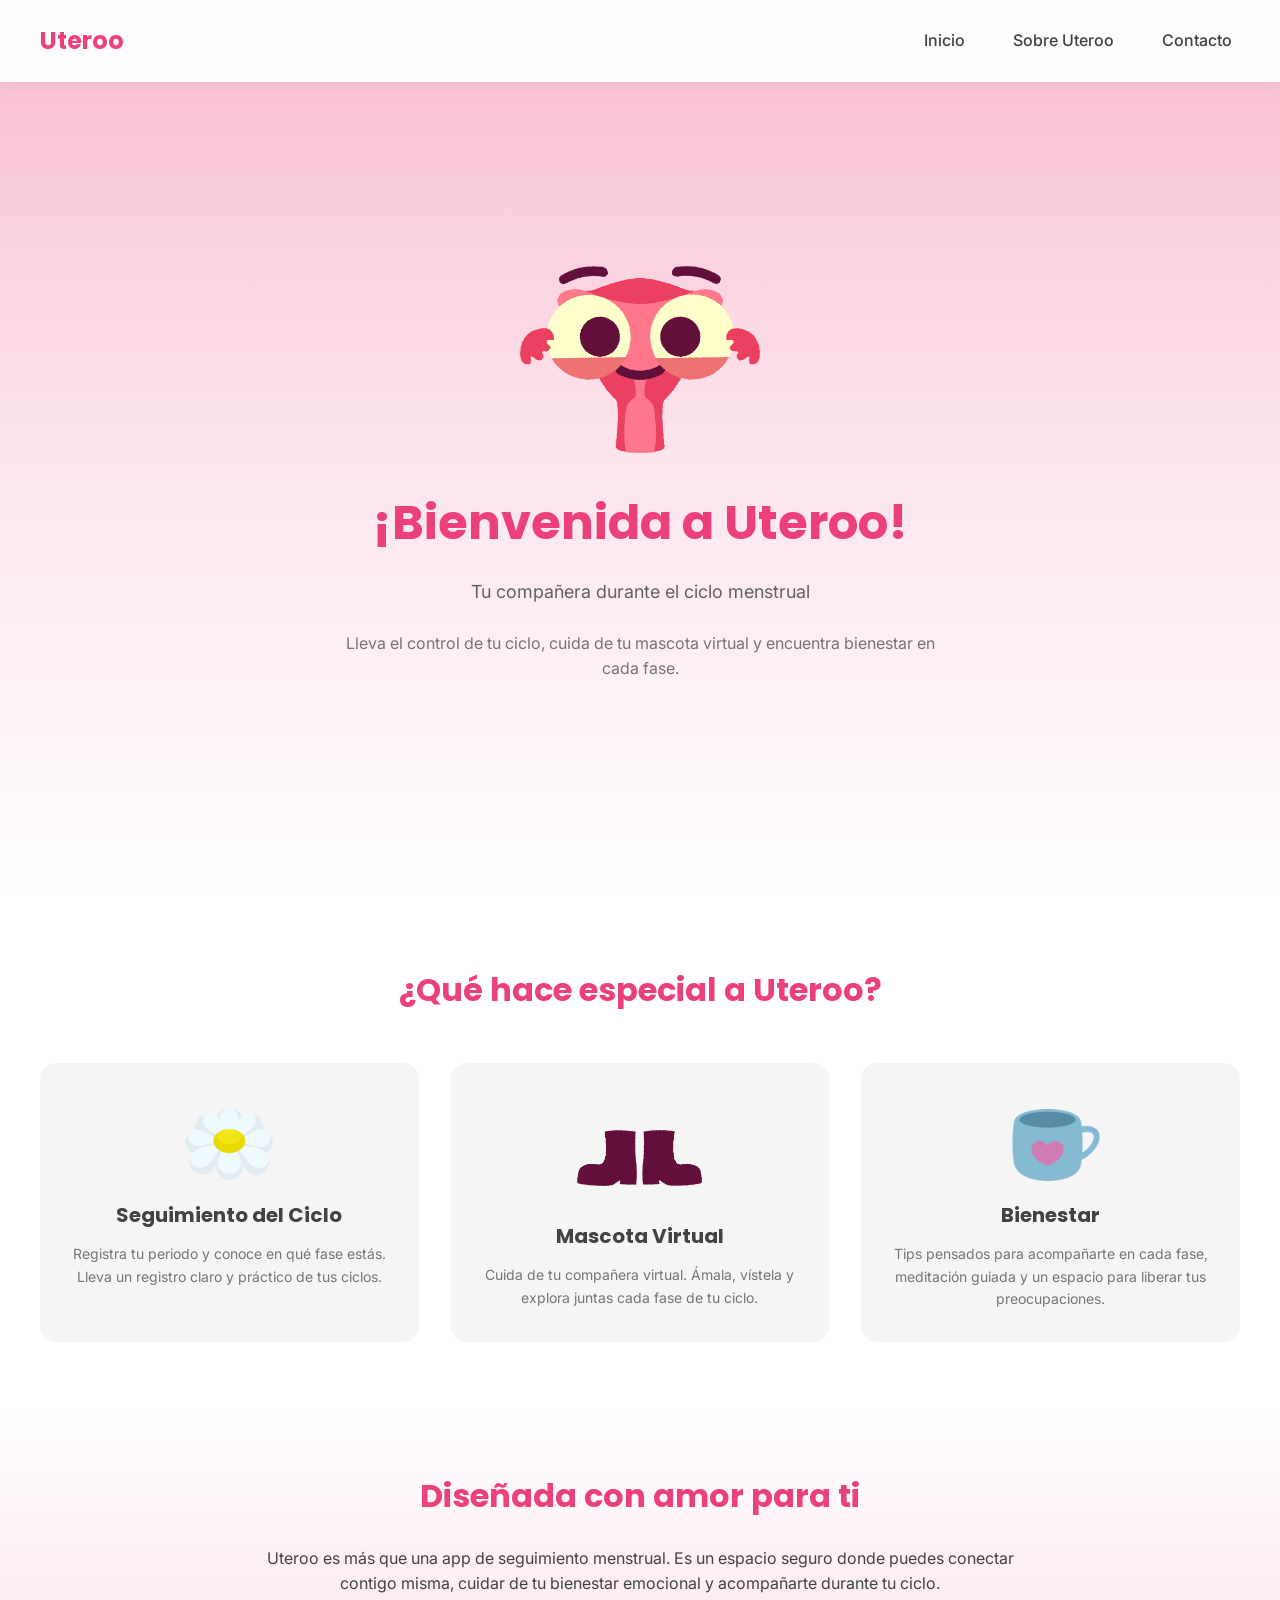
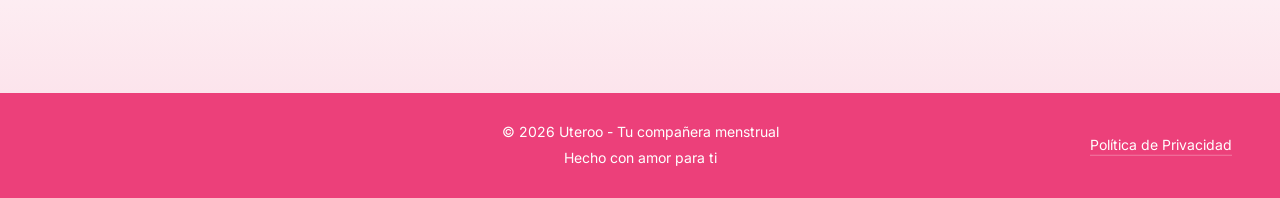
<file: index.html>
<!DOCTYPE html>
<html lang="es">
<head>
    <meta charset="UTF-8">
    <meta name="viewport" content="width=device-width, initial-scale=1.0">
    <meta name="color-scheme" content="light only">
    <title>Uteroo - Tu compañera menstrual</title>
    <link rel="icon" type="image/png" href="favicon.png">
    
    <!-- Fuentes -->
    <link rel="preconnect" href="https://fonts.googleapis.com">
    <link rel="preconnect" href="https://fonts.gstatic.com" crossorigin>
    <link href="https://fonts.googleapis.com/css2?family=Poppins:wght@400;600;700&family=Inter:wght@400;500&display=swap" rel="stylesheet">
    
    <!-- Estilos -->
    <link rel="stylesheet" href="assets/css/styles.css">
    <link rel="stylesheet" href="assets/css/nav.css">
    <link rel="stylesheet" href="assets/css/hero.css">
    <link rel="stylesheet" href="assets/css/about.css">
    <link rel="stylesheet" href="assets/css/footer.css">
</head>
<body>
    <!-- NAVEGACIÓN -->
    <nav>
        <div class="nav-container">
            <a href="#inicio" class="nav-logo">Uteroo</a>
            
            <div class="nav-toggle" onclick="toggleMenu()">
                <span></span>
                <span></span>
                <span></span>
            </div>

            <ul class="nav-menu" id="navMenu">
                <li><a href="#inicio">Inicio</a></li>
                <li><a href="#caracteristicas">Sobre Uteroo</a></li>
                <li><a href="contacto.html">Contacto</a></li>
            </ul>
        </div>
    </nav>

    <!-- HERO SECTION -->
    <section class="hero" id="inicio">
        <div class="hero-icon">
            <img src="assets/images/mascota.png" alt="Uteroo Mascota">
        </div>
        <h1>¡Bienvenida a Uteroo!</h1>
        <p class="hero-subtitle">Tu compañera durante el ciclo menstrual</p>
        <p class="hero-description">
            Lleva el control de tu ciclo, cuida de tu mascota virtual 
            y encuentra bienestar en cada fase.
        </p>
    </section>

    <!-- CARACTERÍSTICAS -->
    <section class="features" id="caracteristicas">
        <div class="container">
            <h2 class="features-title">¿Qué hace especial a Uteroo?</h2>
            
            <div class="cards">
                <div class="card">
                    <div class="card-icon card-icon-image card-icon-flor">
                        <img src="assets/images/Flor.png" alt="Seguimiento del Ciclo">
                    </div>
                    <h3>Seguimiento del Ciclo</h3>
                    <p>Registra tu periodo y conoce en qué fase estás. Lleva un registro claro y práctico de tus ciclos.</p>
                </div>

                <div class="card">
                    <div class="card-icon card-icon-image card-icon-botas">
                        <img src="assets/images/Botas.png" alt="Mascota Virtual">
                    </div>
                    <h3>Mascota Virtual</h3>
                    <p>Cuida de tu compañera virtual. Ámala, vístela y explora juntas cada fase de tu ciclo.</p>
                </div>

                <div class="card">
                    <div class="card-icon card-icon-image card-icon-tesito">
                        <img src="assets/images/Tesito.png" alt="Bienestar">
                    </div>
                    <h3>Bienestar</h3>
                    <p>Tips pensados para acompañarte en cada fase, meditación guiada y un espacio para liberar tus preocupaciones.</p>
                </div>
            </div>
        </div>
    </section>

    <!-- SOBRE LA APP -->
    <section class="about" id="sobre-uteroo">
        <div class="container">
            <h2 class="about-title">Diseñada con amor para ti</h2>
            
            <div class="about-content">
                <p class="about-description">
                    Uteroo es más que una app de seguimiento menstrual. 
                    Es un espacio seguro donde puedes conectar contigo misma, cuidar 
                    de tu bienestar emocional y acompañarte durante tu ciclo.
                </p>
            </div>
        </div>
    </section>

    <!-- FOOTER -->
    <div id="footer-placeholder"></div>

    <!-- Scripts -->
    <script src="assets/js/nav.js"></script>
    <script src="assets/js/footer.js"></script>
</body>
</html>
</file>
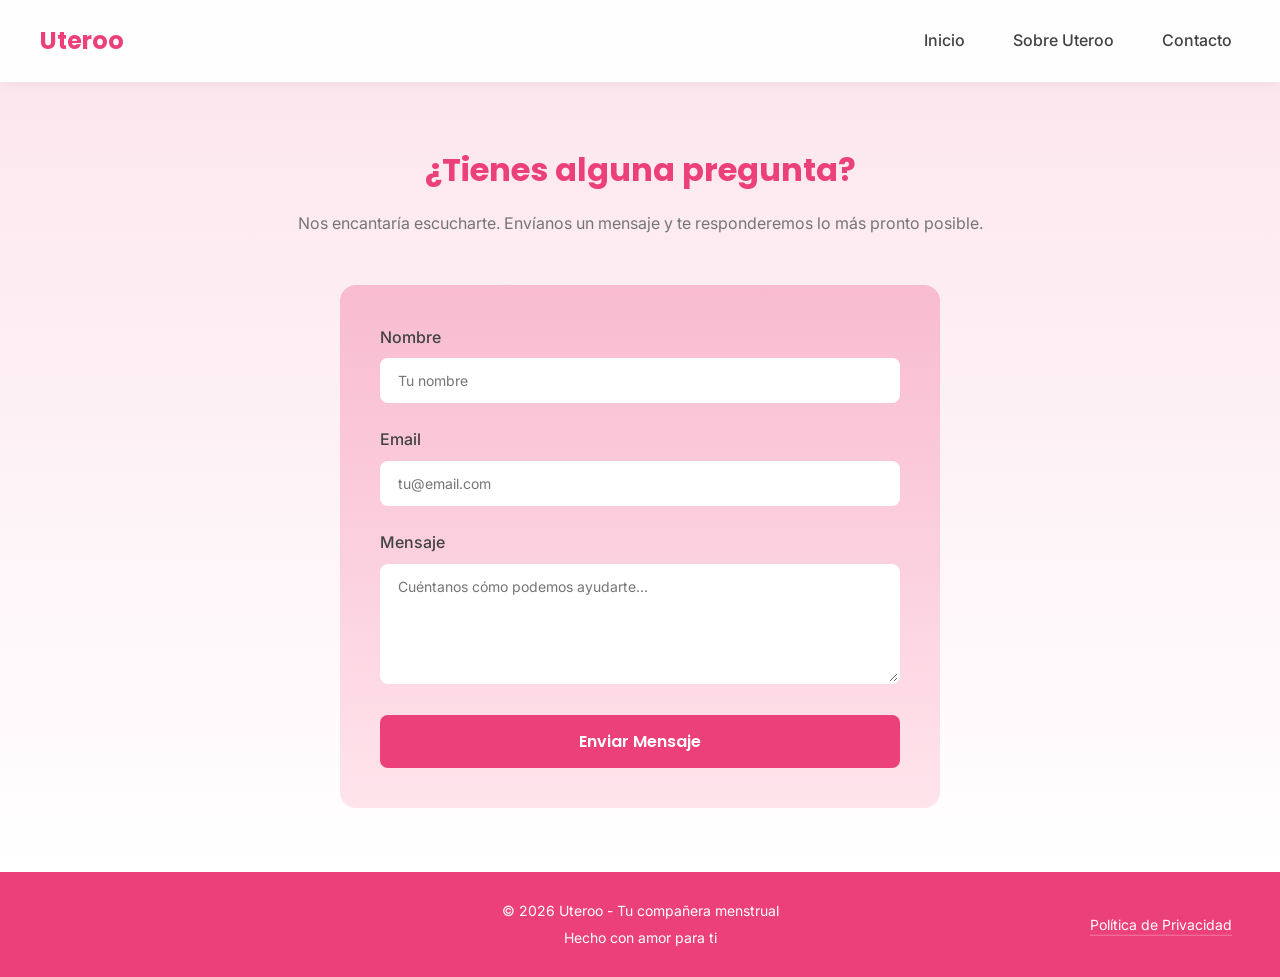
<file: contacto.html>
<!DOCTYPE html>
<html lang="es">
<head>
    <meta charset="UTF-8">
    <meta name="viewport" content="width=device-width, initial-scale=1.0">
    <meta name="color-scheme" content="light only">
    <title>Contacto - Uteroo</title>
    <link rel="icon" type="image/png" href="favicon.png">
    
    <!-- Fuentes -->
    <link rel="preconnect" href="https://fonts.googleapis.com">
    <link rel="preconnect" href="https://fonts.gstatic.com" crossorigin>
    <link href="https://fonts.googleapis.com/css2?family=Poppins:wght@400;600;700&family=Inter:wght@400;500&display=swap" rel="stylesheet">
    
    <!-- Estilos -->
    <link rel="stylesheet" href="assets/css/styles.css">
    <link rel="stylesheet" href="assets/css/nav.css">
    <link rel="stylesheet" href="assets/css/contact.css">
    <link rel="stylesheet" href="assets/css/footer.css">
</head>
<body>
    <!-- NAVEGACIÓN -->
    <nav>
        <div class="nav-container">
            <a href="index.html" class="nav-logo">Uteroo</a>
            
            <div class="nav-toggle" onclick="toggleMenu()">
                <span></span>
                <span></span>
                <span></span>
            </div>

            <ul class="nav-menu" id="navMenu">
                <li><a href="index.html#inicio">Inicio</a></li>
                <li><a href="index.html#caracteristicas">Sobre Uteroo</a></li>
                <li><a href="contacto.html">Contacto</a></li>
            </ul>
        </div>
    </nav>

    <!-- CONTACTO -->
    <section class="contact" id="contacto">
        <div class="container">
            <h2 class="contact-title">¿Tienes alguna pregunta?</h2>
            <p class="contact-subtitle">Nos encantaría escucharte. Envíanos un mensaje y te responderemos lo más pronto posible.</p>
            
            <form class="contact-form" onsubmit="handleSubmit(event)">
                <div class="form-group">
                    <label for="name">Nombre</label>
                    <input type="text" id="name" name="name" required placeholder="Tu nombre">
                </div>

                <div class="form-group">
                    <label for="email">Email</label>
                    <input type="email" id="email" name="email" required placeholder="tu@email.com">
                </div>

                <div class="form-group">
                    <label for="message">Mensaje</label>
                    <textarea id="message" name="message" required placeholder="Cuéntanos cómo podemos ayudarte..."></textarea>
                </div>

                <button type="submit" class="submit-btn">Enviar Mensaje</button>
            </form>
        </div>
    </section>

    <!-- FOOTER -->
    <div id="footer-placeholder"></div>

    <!-- Scripts -->
    <script src="assets/js/nav.js"></script>
    <script src="assets/js/contact.js"></script>
    <script src="assets/js/footer.js"></script>
</body>
</html>
</file>
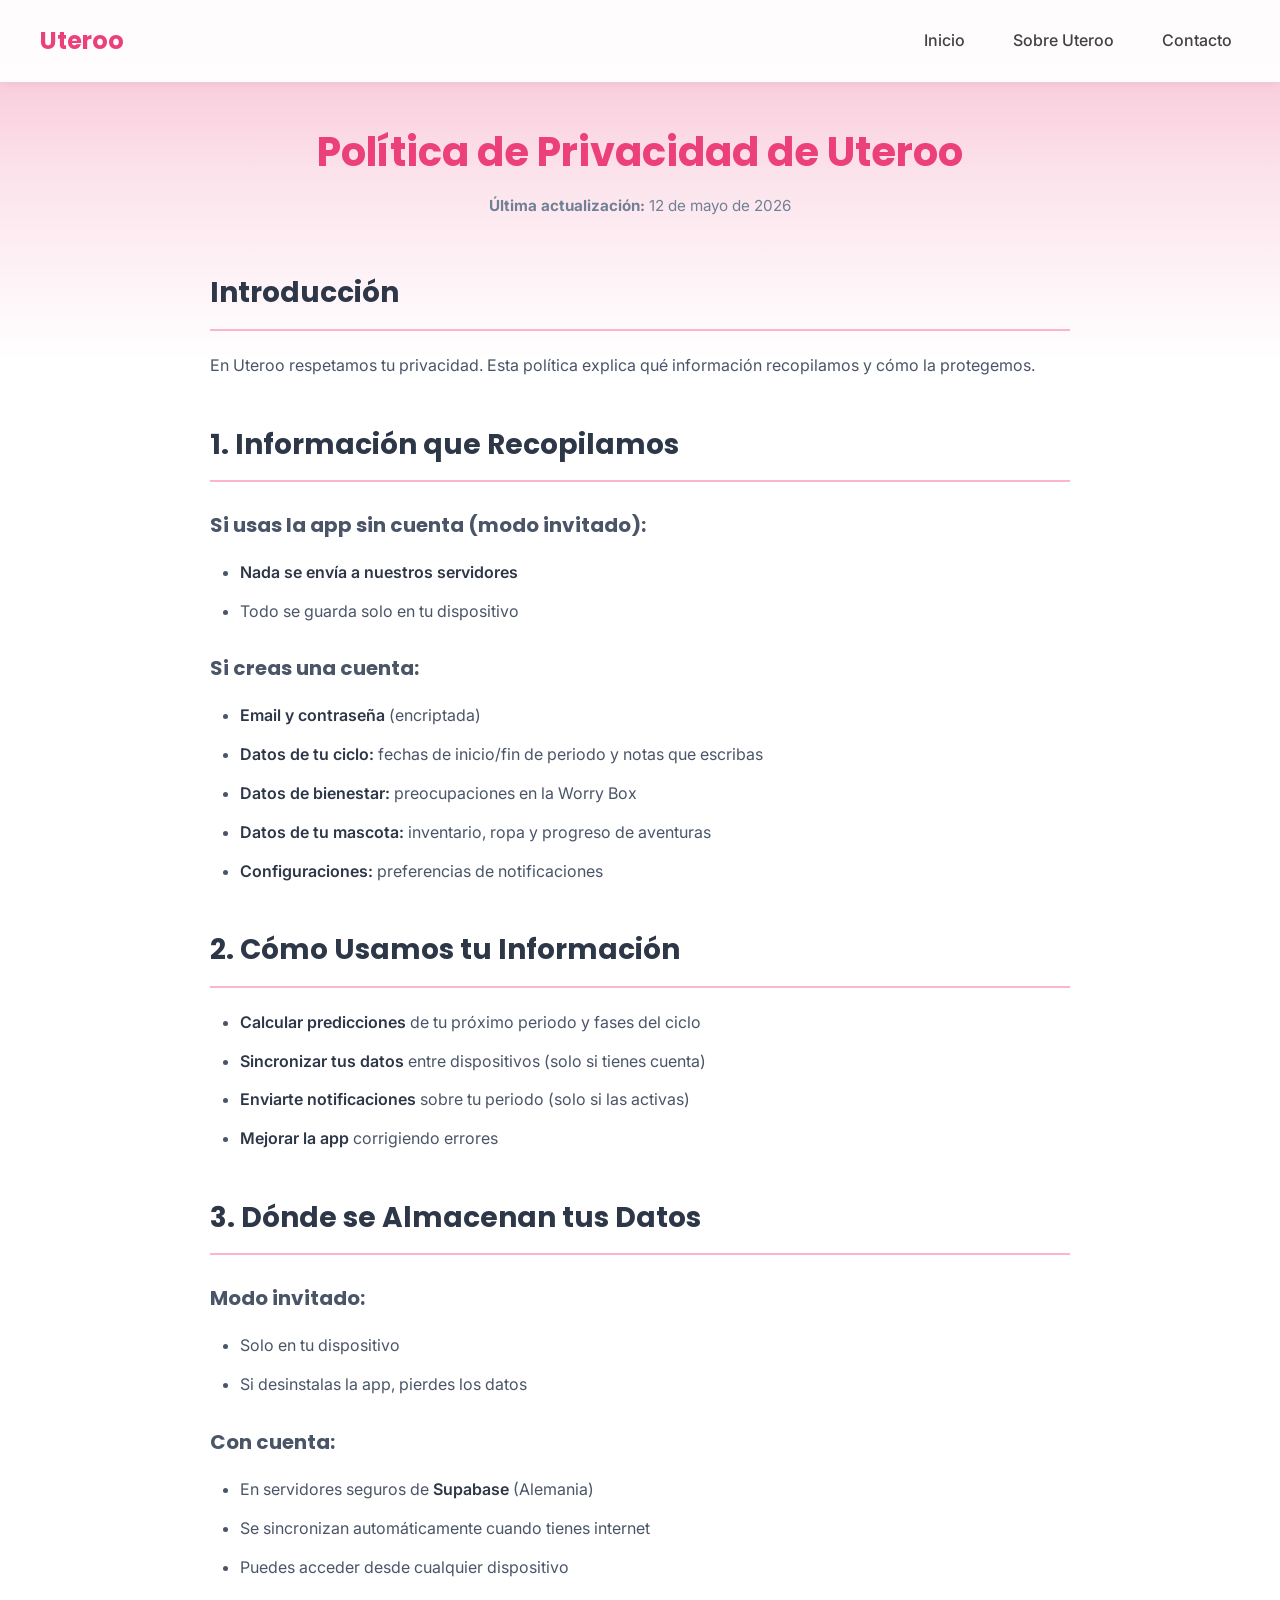
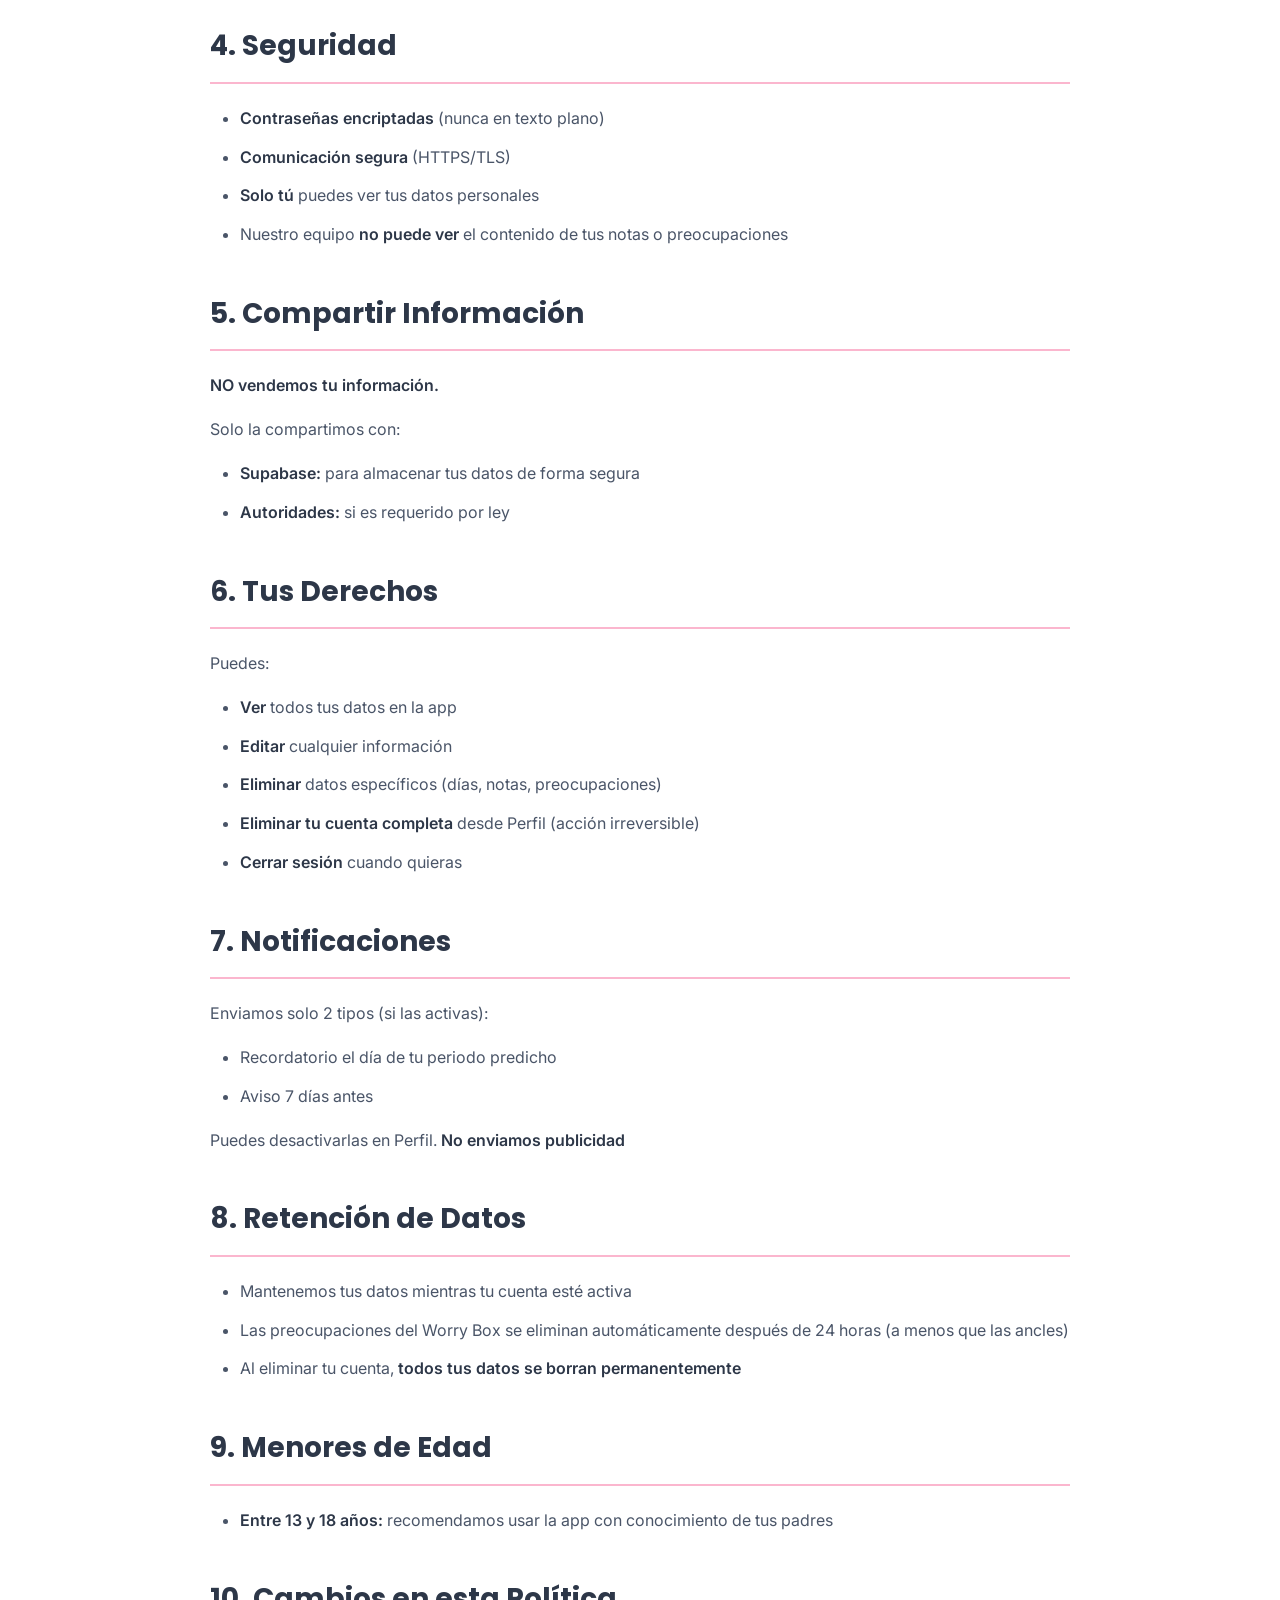
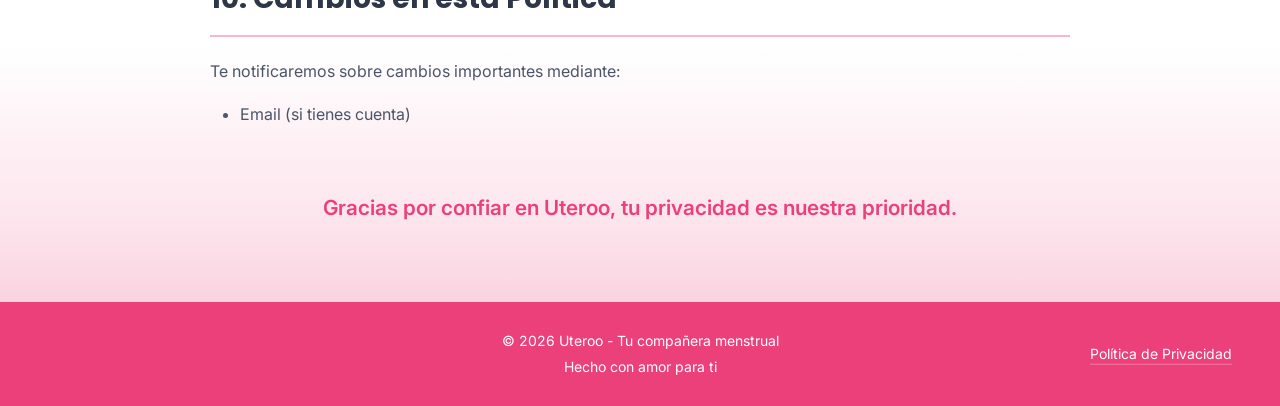
<file: politica-privacidad.html>
<!DOCTYPE html>
<html lang="es">
<head>
    <meta charset="UTF-8">
    <meta name="viewport" content="width=device-width, initial-scale=1.0">
    <meta name="color-scheme" content="light only">
    <title>Política de Privacidad - Uteroo</title>
    <link rel="icon" type="image/png" href="favicon.png">
    
    <!-- Fuentes -->
    <link rel="preconnect" href="https://fonts.googleapis.com">
    <link rel="preconnect" href="https://fonts.gstatic.com" crossorigin>
    <link href="https://fonts.googleapis.com/css2?family=Poppins:wght@400;600;700&family=Inter:wght@400;500&display=swap" rel="stylesheet">
    
    <!-- Estilos -->
    <link rel="stylesheet" href="assets/css/styles.css">
    <link rel="stylesheet" href="assets/css/nav.css">
    <link rel="stylesheet" href="assets/css/footer.css">
    <link rel="stylesheet" href="assets/css/privacy.css">
</head>
<body>
    <!-- NAVEGACIÓN -->
    <nav>
        <div class="nav-container">
            <a href="index.html" class="nav-logo">Uteroo</a>
            
            <div class="nav-toggle" onclick="toggleMenu()">
                <span></span>
                <span></span>
                <span></span>
            </div>

            <ul class="nav-menu" id="navMenu">
                <li><a href="index.html#inicio">Inicio</a></li>
                <li><a href="index.html#caracteristicas">Sobre Uteroo</a></li>
                <li><a href="contacto.html">Contacto</a></li>
            </ul>
        </div>
    </nav>

    <!-- CONTENIDO DE POLÍTICA DE PRIVACIDAD -->
    <div class="privacy-container">
        <div class="privacy-header">
            <h1>Política de Privacidad de Uteroo</h1>
            <p class="last-update"><strong>Última actualización:</strong> 12 de mayo de 2026</p>
        </div>

        <div class="privacy-content">
            <h2>Introducción</h2>
            <p>En Uteroo respetamos tu privacidad. Esta política explica qué información recopilamos y cómo la protegemos.</p>

            <h2>1. Información que Recopilamos</h2>
            
            <h3>Si usas la app sin cuenta (modo invitado):</h3>
            <ul>
                <li><strong>Nada se envía a nuestros servidores</strong></li>
                <li>Todo se guarda solo en tu dispositivo</li>
            </ul>

            <h3>Si creas una cuenta:</h3>
            <ul>
                <li><strong>Email y contraseña</strong> (encriptada)</li>
                <li><strong>Datos de tu ciclo:</strong> fechas de inicio/fin de periodo y notas que escribas</li>
                <li><strong>Datos de bienestar:</strong> preocupaciones en la Worry Box</li>
                <li><strong>Datos de tu mascota:</strong> inventario, ropa y progreso de aventuras</li>
                <li><strong>Configuraciones:</strong> preferencias de notificaciones</li>
            </ul>

            <h2>2. Cómo Usamos tu Información</h2>
            <ul>
                <li><strong>Calcular predicciones</strong> de tu próximo periodo y fases del ciclo</li>
                <li><strong>Sincronizar tus datos</strong> entre dispositivos (solo si tienes cuenta)</li>
                <li><strong>Enviarte notificaciones</strong> sobre tu periodo (solo si las activas)</li>
                <li><strong>Mejorar la app</strong> corrigiendo errores</li>
            </ul>

            <h2>3. Dónde se Almacenan tus Datos</h2>
            
            <h3>Modo invitado:</h3>
            <ul>
                <li>Solo en tu dispositivo</li>
                <li>Si desinstalas la app, pierdes los datos</li>
            </ul>

            <h3>Con cuenta:</h3>
            <ul>
                <li>En servidores seguros de <strong>Supabase</strong> (Alemania)</li>
                <li>Se sincronizan automáticamente cuando tienes internet</li>
                <li>Puedes acceder desde cualquier dispositivo</li>
            </ul>

            <h2>4. Seguridad</h2>
            <ul>
                <li><strong>Contraseñas encriptadas</strong> (nunca en texto plano)</li>
                <li><strong>Comunicación segura</strong> (HTTPS/TLS)</li>
                <li><strong>Solo tú</strong> puedes ver tus datos personales</li>
                <li>Nuestro equipo <strong>no puede ver</strong> el contenido de tus notas o preocupaciones</li>
            </ul>

            <h2>5. Compartir Información</h2>
            <p><strong>NO vendemos tu información.</strong></p>
            <p>Solo la compartimos con:</p>
            <ul>
                <li><strong>Supabase:</strong> para almacenar tus datos de forma segura</li>
                <li><strong>Autoridades:</strong> si es requerido por ley</li>
            </ul>

            <h2>6. Tus Derechos</h2>
            <p>Puedes:</p>
            <ul>
                <li><strong>Ver</strong> todos tus datos en la app</li>
                <li><strong>Editar</strong> cualquier información</li>
                <li><strong>Eliminar</strong> datos específicos (días, notas, preocupaciones)</li>
                <li><strong>Eliminar tu cuenta completa</strong> desde Perfil (acción irreversible)</li>
                <li><strong>Cerrar sesión</strong> cuando quieras</li>
            </ul>

            <h2>7. Notificaciones</h2>
            <p>Enviamos solo 2 tipos (si las activas):</p>
            <ul>
                <li>Recordatorio el día de tu periodo predicho</li>
                <li>Aviso 7 días antes</li>
            </ul>
            <p>Puedes desactivarlas en Perfil. <strong>No enviamos publicidad</strong></p>

            <h2>8. Retención de Datos</h2>
            <ul>
                <li>Mantenemos tus datos mientras tu cuenta esté activa</li>
                <li>Las preocupaciones del Worry Box se eliminan automáticamente después de 24 horas (a menos que las ancles)</li>
                <li>Al eliminar tu cuenta, <strong>todos tus datos se borran permanentemente</strong></li>
            </ul>

            <h2>9. Menores de Edad</h2>
            <ul>
                <li><strong>Entre 13 y 18 años:</strong> recomendamos usar la app con conocimiento de tus padres</li>
            </ul>

            <h2>10. Cambios en esta Política</h2>
            <p>Te notificaremos sobre cambios importantes mediante:</p>
            <ul>
                <li>Email (si tienes cuenta)</li>
            </ul>

            <p class="closing-message"><strong>Gracias por confiar en Uteroo, tu privacidad es nuestra prioridad.</strong></p>
        </div>
    </div>

    <!-- FOOTER -->
    <div id="footer-placeholder"></div>

    <!-- Scripts -->
    <script src="assets/js/nav.js"></script>
    <script src="assets/js/footer.js"></script>
</body>
</html>
</file>
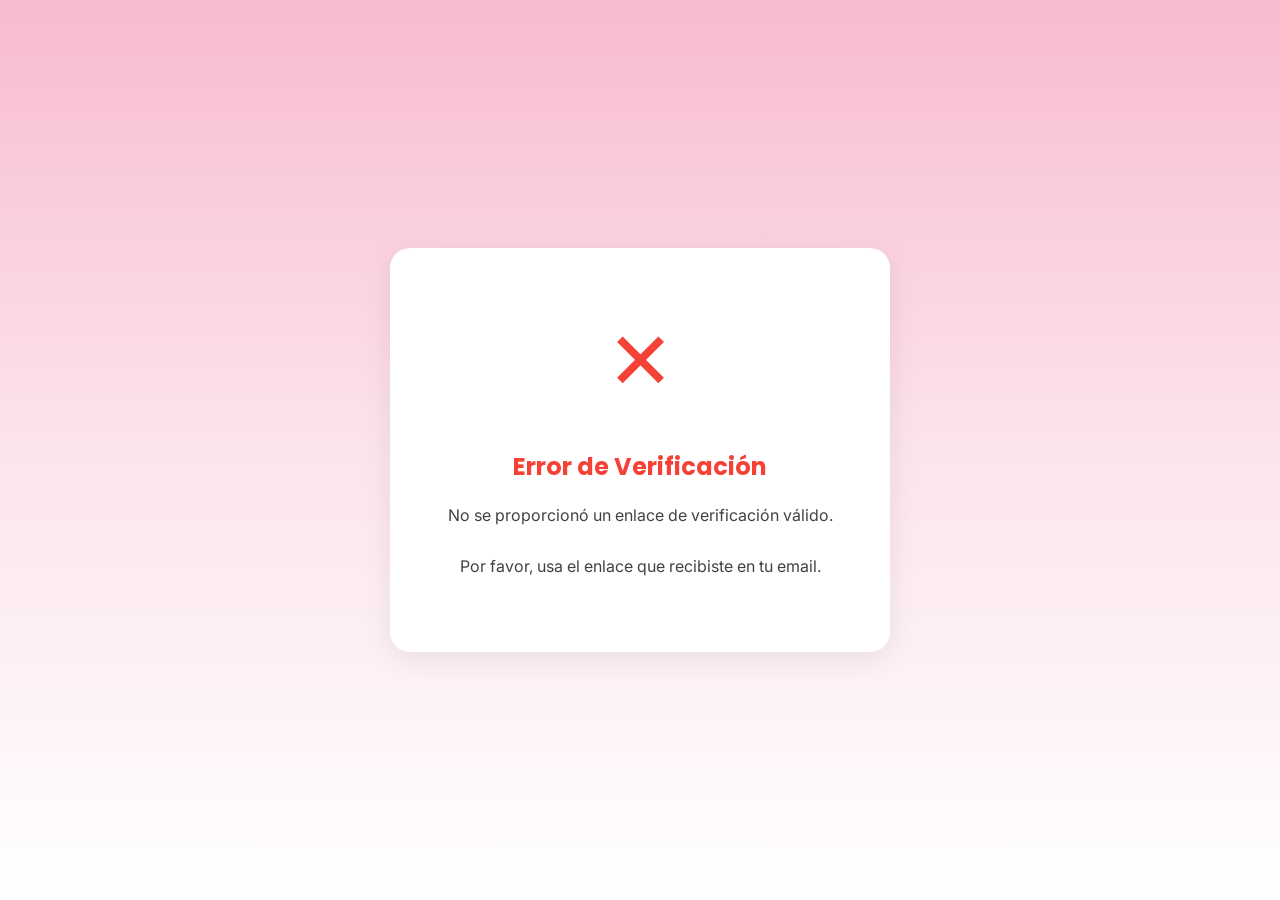
<file: verify-email.html>
<!DOCTYPE html>
<html lang="es">
<head>
    <meta charset="UTF-8">
    <meta name="viewport" content="width=device-width, initial-scale=1.0">
    <meta name="color-scheme" content="light only">
    <title>Verificación de Email - Uteroo</title>
    <link rel="icon" type="image/png" href="favicon.png">
    <link rel="preconnect" href="https://fonts.googleapis.com">
    <link rel="preconnect" href="https://fonts.gstatic.com" crossorigin>
    <link href="https://fonts.googleapis.com/css2?family=Poppins:wght@400;600;700&family=Inter:wght@400;500&display=swap" rel="stylesheet">
    <style>
        :root {
            --primary: #EC407A;
            --primary-light: #F8BBD0;
            --primary-dark: #D81B60;
            --primary-ultra-light: #FCE4EC;
            --background: #FFFFFF;
            --text-primary: #424242;
            --text-secondary: #757575;
            --text-lighter: #9E9E9E;
            --success: #4CAF50;
            --error: #F44336;
            --warning: #FF9800;
            
            color-scheme: light only;
            supported-color-schemes: light;
        }

        /* Prevenir modo oscuro en TODOS los elementos */
        *,
        *::before,
        *::after {
            margin: 0;
            padding: 0;
            box-sizing: border-box;
            color-scheme: light only !important;
        }

        html {
            color-scheme: light only !important;
            background-color: #FFFFFF !important;
        }

        body {
            font-family: 'Inter', sans-serif;
            line-height: 1.6;
            color: #424242 !important;
            background-color: #FFFFFF !important;
            color-scheme: light only !important;
        }

        /* Media query para forzar modo claro incluso si el sistema prefiere oscuro */
        @media (prefers-color-scheme: dark) {
            :root {
                --primary: #EC407A;
                --primary-light: #F8BBD0;
                --primary-dark: #D81B60;
                --primary-ultra-light: #FCE4EC;
                --background: #FFFFFF;
                --text-primary: #424242;
                --text-secondary: #757575;
                --text-lighter: #9E9E9E;
                --success: #4CAF50;
                --error: #F44336;
                --warning: #FF9800;
                
                color-scheme: light only;
            }
            
            html,
            body {
                background-color: #FFFFFF !important;
                color: #424242 !important;
            }
        }

        h1 {
            font-family: 'Poppins', sans-serif;
        }

        .verification-container {
            min-height: 100vh;
            display: flex;
            align-items: center;
            justify-content: center;
            background: linear-gradient(180deg, #F8BBD0 0%, #FCE4EC 50%, #FFFFFF 100%);
            padding: 24px;
        }

        .verification-card {
            background: var(--background);
            border-radius: 20px;
            padding: 48px 32px;
            max-width: 500px;
            width: 100%;
            text-align: center;
            box-shadow: 0 8px 32px rgba(0, 0, 0, 0.08);
            animation: slideIn 0.5s ease;
        }

        .verification-icon {
            font-size: 80px;
            margin-bottom: 24px;
            animation: fadeIn 0.5s ease-in;
        }

        .icon-loading {
            color: var(--primary);
        }

        .icon-success {
            color: var(--success);
        }

        .icon-error {
            color: var(--error);
        }

        .icon-warning {
            color: var(--warning);
        }

        .verification-title {
            font-size: 24px;
            font-weight: 700;
            margin-bottom: 16px;
        }

        .title-loading {
            color: var(--primary);
        }

        .title-success {
            color: var(--success);
        }

        .title-error {
            color: var(--error);
        }

        .title-warning {
            color: var(--warning);
        }

        .verification-message {
            font-size: 16px;
            color: var(--text-primary);
            line-height: 1.6;
            margin-bottom: 24px;
        }

        .verification-secondary {
            font-size: 14px;
            color: var(--text-lighter);
            margin-top: 24px;
        }

        .hidden {
            display: none;
        }

        /* Spinner de carga */
        .spinner {
            border: 4px solid var(--primary-ultra-light);
            border-top: 4px solid var(--primary);
            border-radius: 50%;
            width: 60px;
            height: 60px;
            animation: spin 1s linear infinite;
            margin: 0 auto 24px;
        }

        /* Animaciones */
        @keyframes slideIn {
            from {
                opacity: 0;
                transform: translateY(-30px);
            }
            to {
                opacity: 1;
                transform: translateY(0);
            }
        }

        @keyframes fadeIn {
            from {
                opacity: 0;
                transform: scale(0.8);
            }
            to {
                opacity: 1;
                transform: scale(1);
            }
        }

        @keyframes spin {
            from {
                transform: rotate(0deg);
            }
            to {
                transform: rotate(360deg);
            }
        }

        /* Responsive */
        @media (max-width: 600px) {
            .verification-card {
                padding: 32px 24px;
            }

            .verification-title {
                font-size: 20px;
            }

            .verification-message {
                font-size: 14px;
            }

            .verification-icon {
                font-size: 64px;
            }
        }
    </style>
</head>
<body>
    <div class="verification-container">
        <!-- Estado de carga -->
        <div id="loading" class="verification-card">
            <div class="spinner"></div>
            <h1 class="verification-title title-loading">Verificando tu cuenta...</h1>
            <p class="verification-message">Espera un momento mientras confirmamos tu email.</p>
        </div>

        <!-- Verificación exitosa -->
        <div id="success" class="verification-card hidden">
            <div class="verification-icon icon-success">✓</div>
            <h1 class="verification-title title-success">¡Cuenta Verificada!</h1>
            <p class="verification-message">
                Tu email ha sido verificado exitosamente.<br><br>
                Ya puedes iniciar sesión en la app Uteroo 
                y comenzar a cuidar de tu ciclo.
            </p>
            <p class="verification-secondary">Puedes cerrar esta ventana.</p>
        </div>

        <!-- Error en la verificación -->
        <div id="error" class="verification-card hidden">
            <div class="verification-icon icon-error">✕</div>
            <h1 class="verification-title title-error">Error de Verificación</h1>
            <p class="verification-message" id="errorMessage">
                No pudimos verificar tu cuenta.<br><br>
                El enlace puede haber expirado o ya fue usado.
                Por favor, solicita un nuevo enlace de verificación 
                desde la app.
            </p>
        </div>

        <!-- Token expirado -->
        <div id="expired" class="verification-card hidden">
            <div class="verification-icon icon-warning">⏰</div>
            <h1 class="verification-title title-warning">Enlace Expirado</h1>
            <p class="verification-message">
                Este enlace de verificación ha expirado.<br><br>
                Por seguridad, los enlaces solo son válidos por 24 horas.
                Solicita un nuevo enlace desde la app.
            </p>
        </div>
    </div>

    <script>
        // Obtener parámetros de la URL (tanto de query string como de hash)
        const urlParams = new URLSearchParams(window.location.search);
        const hashParams = new URLSearchParams(window.location.hash.substring(1));
        
        // Supabase puede enviar parámetros en el hash (#) o en el query string (?)
        const error = urlParams.get('error') || hashParams.get('error');
        const errorCode = urlParams.get('error_code') || hashParams.get('error_code');
        const errorDescription = urlParams.get('error_description') || hashParams.get('error_description');
        // Supabase puede enviar 'token' o 'code' dependiendo del tipo de verificación
        const token = urlParams.get('token') || hashParams.get('token') || urlParams.get('code') || hashParams.get('code');
        const status = urlParams.get('status'); // Para testing manual

        // Elementos del DOM
        const loading = document.getElementById('loading');
        const success = document.getElementById('success');
        const errorDiv = document.getElementById('error');
        const expired = document.getElementById('expired');

        async function verifyEmail() {
            try {
                // Mostrar loading inicialmente
                loading.classList.remove('hidden');
                success.classList.add('hidden');
                errorDiv.classList.add('hidden');
                expired.classList.add('hidden');

                // Simular un pequeño delay para que se vea el loading
                await new Promise(resolve => setTimeout(resolve, 800));

                // Para testing manual: usar parámetro status
                if (status === 'success') {
                    showSuccess();
                    return;
                } else if (status === 'error') {
                    showError('El enlace de verificación ha expirado.');
                    return;
                } else if (status === 'expired') {
                    showExpired();
                    return;
                }

                // VALIDACIÓN ESTRICTA: Verificar si hay un token válido
                // Si no hay token, significa que alguien entró directamente a la URL
                if (!token) {
                    showError('No se proporcionó un enlace de verificación válido.<br><br>Por favor, usa el enlace que recibiste en tu email.');
                    return;
                }

                // Verificar si Supabase envió un error
                if (error) {
                    // Hay un error de Supabase
                    console.log('Error de Supabase:', error, errorCode, errorDescription);
                    
                    // Decodificar el mensaje de error
                    const decodedDescription = errorDescription ? decodeURIComponent(errorDescription.replace(/\+/g, ' ')) : '';
                    
                    // Mostrar el error apropiado según el código
                    if (errorCode === 'otp_expired' || decodedDescription.includes('expired')) {
                        showExpired();
                    } else if (errorCode === 'otp_invalid' || decodedDescription.includes('invalid')) {
                        showError('El enlace de verificación es inválido o ya fue usado.<br><br>Por favor, solicita un nuevo enlace desde la app.');
                    } else {
                        showError(decodedDescription || 'No pudimos verificar tu cuenta.<br><br>Por favor, solicita un nuevo enlace desde la app.');
                    }
                    return;
                }

                // Si hay token Y no hay error de Supabase, la verificación fue exitosa
                // (Supabase ya procesó el token correctamente)
                showSuccess();

            } catch (err) {
                console.error('Error inesperado:', err);
                showError('Ocurrió un error inesperado. Por favor, intenta nuevamente.');
            }
        }

        function showSuccess() {
            loading.classList.add('hidden');
            success.classList.remove('hidden');
            errorDiv.classList.add('hidden');
            expired.classList.add('hidden');
        }

        function showError(message) {
            loading.classList.add('hidden');
            success.classList.add('hidden');
            errorDiv.classList.remove('hidden');
            expired.classList.add('hidden');
            if (message) {
                document.getElementById('errorMessage').innerHTML = message;
            }
        }

        function showExpired() {
            loading.classList.add('hidden');
            success.classList.add('hidden');
            errorDiv.classList.add('hidden');
            expired.classList.remove('hidden');
        }

        // Iniciar verificación al cargar la página
        verifyEmail();
    </script>
</body>
</html>
</file>
<file: assets/css/styles.css>
/* VARIABLES GLOBALES Y ESTILOS BASE */
:root {
    --primary: #EC407A;
    --primary-light: #F8BBD0;
    --primary-dark: #D81B60;
    --primary-ultra-light: #FCE4EC;
    --background: #FFFFFF;
    --background-grey: #F5F5F5;
    --text-primary: #424242;
    --text-secondary: #757575;
    --text-light: #616161;
    --success: #4CAF50;
    
    /* Forzar esquema de colores claro */
    color-scheme: light only;
    supported-color-schemes: light;
}

/* Prevenir modo oscuro en TODOS los elementos */
*,
*::before,
*::after {
    margin: 0;
    padding: 0;
    box-sizing: border-box;
    color-scheme: light only !important;
}

html {
    scroll-behavior: smooth;
    scroll-padding-top: 80px;
    color-scheme: light only !important;
    background-color: #FFFFFF !important;
}

body {
    font-family: 'Inter', sans-serif;
    line-height: 1.6;
    color: #424242 !important;
    background-color: #FFFFFF !important;
    color-scheme: light only !important;
}

/* Media query para forzar modo claro incluso si el sistema prefiere oscuro */
@media (prefers-color-scheme: dark) {
    :root {
        --primary: #EC407A;
        --primary-light: #F8BBD0;
        --primary-dark: #D81B60;
        --primary-ultra-light: #FCE4EC;
        --background: #FFFFFF;
        --background-grey: #F5F5F5;
        --text-primary: #424242;
        --text-secondary: #757575;
        --text-light: #616161;
        --success: #4CAF50;
        
        color-scheme: light only;
    }
    
    html,
    body {
        background-color: #FFFFFF !important;
        color: #424242 !important;
    }
}

h1, h2, h3 {
    font-family: 'Poppins', sans-serif;
}

.container {
    max-width: 1200px;
    margin: 0 auto;
}

/* ANIMACIONES GLOBALES */
@keyframes fadeIn {
    from {
        opacity: 0;
    }
    to {
        opacity: 1;
    }
}

@keyframes fadeInDown {
    from {
        opacity: 0;
        transform: translateY(-20px);
    }
    to {
        opacity: 1;
        transform: translateY(0);
    }
}

@keyframes fadeInUp {
    from {
        opacity: 0;
        transform: translateY(20px);
    }
    to {
        opacity: 1;
        transform: translateY(0);
    }
}
</file>
<file: assets/css/nav.css>
/* NAVEGACIÓN */
nav {
    position: fixed;
    top: 0;
    left: 0;
    right: 0;
    background: rgba(255, 255, 255, 0.95);
    backdrop-filter: blur(10px);
    box-shadow: 0 2px 10px rgba(0, 0, 0, 0.05);
    z-index: 1000;
    padding: 16px 32px;
    animation: slideDown 0.5s ease;
}

.nav-container {
    max-width: 1200px;
    margin: 0 auto;
    display: flex;
    justify-content: space-between;
    align-items: center;
}

.nav-logo {
    font-family: 'Poppins', sans-serif;
    font-size: 24px;
    font-weight: 700;
    color: var(--primary);
    text-decoration: none;
}

.nav-menu {
    display: flex;
    gap: 32px;
    list-style: none;
}

.nav-menu a {
    color: var(--text-primary);
    text-decoration: none;
    font-weight: 500;
    transition: color 0.3s ease;
    cursor: pointer;
    padding: 12px 8px;
    display: inline-block;
}

.nav-menu a:hover {
    color: var(--primary);
}

/* Menú móvil */
.nav-toggle {
    display: none;
    flex-direction: column;
    gap: 4px;
    cursor: pointer;
}

.nav-toggle span {
    width: 25px;
    height: 3px;
    background: var(--primary);
    border-radius: 2px;
    transition: all 0.3s ease;
}

@keyframes slideDown {
    from {
        transform: translateY(-100%);
        opacity: 0;
    }
    to {
        transform: translateY(0);
        opacity: 1;
    }
}

/* RESPONSIVE */
@media (max-width: 768px) {
    .nav-menu {
        position: fixed;
        top: 64px;
        left: 0;
        right: 0;
        background: rgba(255, 255, 255, 0.98);
        flex-direction: column;
        padding: 24px;
        gap: 16px;
        box-shadow: 0 4px 12px rgba(0, 0, 0, 0.1);
        transform: translateY(-100%);
        opacity: 0;
        transition: transform 0.3s ease, opacity 0.3s ease;
        pointer-events: none;
    }

    .nav-menu.active {
        transform: translateY(0);
        opacity: 1;
        pointer-events: all;
    }

    .nav-toggle {
        display: flex;
    }
}
</file>
<file: assets/css/hero.css>
/* HERO SECTION */
.hero {
    min-height: 100vh;
    display: flex;
    flex-direction: column;
    align-items: center;
    justify-content: center;
    text-align: center;
    background: linear-gradient(180deg, #F8BBD0 0%, #FCE4EC 50%, #FFFFFF 100%);
    padding: 2rem;
    padding-top: 80px; /* Espacio para el nav fijo */
    animation: fadeIn 1s ease;
}

.hero-icon {
    margin-bottom: 24px;
    animation: fadeInDown 1s ease;
}

.hero-icon img {
    max-width: 240px;
    height: auto;
    object-fit: contain;
}

.hero h1 {
    font-size: 48px;
    font-weight: 700;
    color: var(--primary);
    margin-bottom: 16px;
    animation: fadeInDown 1.2s ease;
}

.hero-subtitle {
    font-size: 18px;
    color: var(--text-light);
    margin-bottom: 24px;
    animation: fadeInUp 1.4s ease;
}

.hero-description {
    font-size: 16px;
    color: var(--text-secondary);
    max-width: 600px;
    line-height: 1.6;
    animation: fadeInUp 1.6s ease;
}

/* RESPONSIVE */
@media (max-width: 640px) {
    .hero h1 {
        font-size: 32px;
    }

    .hero-subtitle {
        font-size: 16px;
    }
}
</file>
<file: assets/css/about.css>
/* CARACTERÍSTICAS */
.features {
    background: var(--background);
    padding: 64px 32px;
}

.features-title {
    font-size: 32px;
    font-weight: 700;
    color: var(--primary);
    text-align: center;
    margin-bottom: 48px;
}

.cards {
    display: grid;
    grid-template-columns: repeat(auto-fit, minmax(280px, 1fr));
    gap: 32px;
}

.card {
    background: var(--background-grey);
    padding: 32px;
    border-radius: 16px;
    text-align: center;
    transition: transform 0.3s ease, box-shadow 0.3s ease;
}

.card:hover {
    transform: translateY(-8px);
    box-shadow: 0 8px 24px rgba(236, 64, 122, 0.20);
}

.card-icon {
    font-size: 48px;
    margin-bottom: 16px;
}

.card-icon-image {
    display: flex;
    justify-content: center;
    align-items: center;
    margin-bottom: 4px;
}

.card-icon-image img {
    width: 125px;
    height: 125px;
    object-fit: contain;
}

.card-icon-botas {
    margin-bottom: 0px;
}

.card-icon-tesito img {
    width: 100px;
    height: 100px;
}

.card-icon-flor img {
    width: 100px;
    height: 100px;
}

.card h3 {
    font-size: 20px;
    font-weight: 700;
    color: var(--text-primary);
    margin-bottom: 12px;
}

.card p {
    font-size: 14px;
    color: var(--text-secondary);
    line-height: 1.6;
}

/* SOBRE LA APP */
.about {
    background: linear-gradient(180deg, #FFFFFF 0%, #FCE4EC 100%);
    padding: 64px 32px;
    text-align: center;
}

.about-title {
    font-size: 32px;
    font-weight: 700;
    color: var(--primary);
    margin-bottom: 24px;
}

.about-content {
    max-width: 800px;
    margin: 0 auto;
}

.about-description {
    font-size: 16px;
    color: var(--text-primary);
    line-height: 1.6;
    margin-bottom: 32px;
}

.about-list {
    text-align: left;
    display: inline-block;
    font-size: 16px;
    color: var(--text-primary);
    line-height: 2;
}

/* RESPONSIVE */
@media (max-width: 640px) {
    .features {
        padding: 48px 16px;
    }

    .features-title {
        font-size: 24px;
    }

    .about {
        padding: 48px 16px;
    }

    .about-title {
        font-size: 24px;
    }
}
</file>
<file: assets/css/footer.css>
/* FOOTER */
footer {
    background: var(--primary);
    color: var(--background);
    padding: 24px 24px;
    font-size: 14px;
    position: relative;
}

.footer-content {
    max-width: 1200px;
    margin: 0 auto;
    text-align: center;
}

.footer-left {
    text-align: center;
}

.footer-left p {
    margin: 4px 0;
}

.footer-right {
    position: absolute;
    right: 48px;
    top: 50%;
    transform: translateY(-50%);
}

.footer-right a {
    color: var(--background);
    text-decoration: none;
    font-size: 14px;
    transition: opacity 0.3s ease;
    border-bottom: 1px solid rgba(255, 255, 255, 0.3);
    padding-bottom: 2px;
    white-space: nowrap;
}

.footer-right a:hover {
    opacity: 0.8;
    border-bottom-color: var(--background);
}

/* Responsive */
@media (max-width: 768px) {
    .footer-right {
        position: static;
        transform: none;
        margin-top: 16px;
    }
}
</file>
<file: assets/css/contact.css>
/* CONTACTO */
.contact {
    background: linear-gradient(180deg, #FCE4EC 0%, #FFFFFF 100%);
    padding: 144px 32px 64px; /* Padding superior aumentado para el menú fijo */
}

.contact-title {
    font-size: 32px;
    font-weight: 700;
    color: var(--primary);
    text-align: center;
    margin-bottom: 16px;
}

.contact-subtitle {
    font-size: 16px;
    color: var(--text-secondary);
    text-align: center;
    margin-bottom: 48px;
}

.contact-form {
    max-width: 600px;
    margin: 0 auto;
    background: linear-gradient(180deg, #F8BBD0 0%, #FFE4EC 100%);
    padding: 40px;
    border-radius: 16px;
}

.form-group {
    margin-bottom: 24px;
}

.form-group label {
    display: block;
    font-weight: 500;
    color: var(--text-primary);
    margin-bottom: 8px;
}

.form-group input,
.form-group textarea {
    width: 100%;
    padding: 12px 16px;
    border: 2px solid transparent;
    border-radius: 8px;
    font-family: 'Inter', sans-serif;
    font-size: 14px;
    background: var(--background);
    transition: border-color 0.3s ease;
}

.form-group input:focus,
.form-group textarea:focus {
    outline: none;
    border-color: var(--primary);
}

.form-group textarea {
    resize: vertical;
    min-height: 120px;
}

.submit-btn {
    width: 100%;
    padding: 14px 32px;
    background: var(--primary);
    color: white;
    border: none;
    border-radius: 8px;
    font-family: 'Poppins', sans-serif;
    font-size: 16px;
    font-weight: 600;
    cursor: pointer;
    transition: background 0.3s ease, transform 0.2s ease;
}

.submit-btn:hover {
    background: var(--primary-dark);
    transform: translateY(-2px);
}

.submit-btn:active {
    transform: translateY(0);
}

/* RESPONSIVE */
@media (max-width: 768px) {
    .contact-form {
        padding: 24px;
    }
}
</file>
<file: assets/css/privacy.css>
/* POLÍTICA DE PRIVACIDAD */
body {
    background: linear-gradient(180deg, #F8BBD0 0%, #FCE4EC 5%, #FFFFFF 10%, #FFFFFF 90%, #FCE4EC 95%, #F8BBD0 100%);
    min-height: 100vh;
}

.privacy-container {
    max-width: 900px;
    margin: 0 auto;
    padding: 120px 20px 60px;
}

.privacy-header {
    text-align: center;
    margin-bottom: 50px;
}

.privacy-header h1 {
    font-family: 'Poppins', sans-serif;
    font-size: 2.5rem;
    color: #EC407A;
    margin-bottom: 10px;
}

.privacy-header .last-update {
    color: #718096;
    font-size: 0.95rem;
}

.privacy-content {
    font-family: 'Inter', sans-serif;
    line-height: 1.8;
    color: #4a5568;
}

.privacy-content h2 {
    font-family: 'Poppins', sans-serif;
    font-size: 1.75rem;
    color: #2d3748;
    margin-top: 40px;
    margin-bottom: 20px;
    padding-bottom: 10px;
    border-bottom: 2px solid #fbb6ce;
}

.privacy-content h3 {
    font-family: 'Poppins', sans-serif;
    font-size: 1.25rem;
    color: #4a5568;
    margin-top: 25px;
    margin-bottom: 15px;
}

.privacy-content p {
    margin-bottom: 15px;
}

.privacy-content ul {
    margin: 15px 0;
    padding-left: 30px;
}

.privacy-content li {
    margin-bottom: 10px;
}

.privacy-content strong {
    color: #2d3748;
    font-weight: 600;
}

.highlight-box {
    background: linear-gradient(135deg, #fbb6ce 0%, #f687b3 100%);
    color: white;
    padding: 25px;
    border-radius: 12px;
    margin: 30px 0;
    box-shadow: 0 4px 15px rgba(251, 182, 206, 0.3);
    text-align: center;
}

.highlight-box p {
    margin: 0;
    font-size: 1.1rem;
    font-weight: 500;
    color: white;
}

.closing-message {
    text-align: center;
    color: #EC407A !important;
    font-size: 1.3rem;
    margin-top: 60px;
    margin-bottom: 20px;
}

.closing-message strong {
    color: #EC407A !important;
}

.summary-table {
    width: 100%;
    border-collapse: collapse;
    margin: 30px 0;
    background: white;
    border-radius: 12px;
    overflow: hidden;
    box-shadow: 0 2px 10px rgba(0, 0, 0, 0.05);
}

.summary-table th,
.summary-table td {
    padding: 15px;
    text-align: left;
    border-bottom: 1px solid #e2e8f0;
}

.summary-table th {
    background: linear-gradient(135deg, #fbb6ce 0%, #f687b3 100%);
    color: white;
    font-weight: 600;
}

.summary-table tr:last-child td {
    border-bottom: none;
}

.contact-box {
    background: #f7fafc;
    padding: 25px;
    border-radius: 12px;
    margin: 30px 0;
    border-left: 4px solid #fbb6ce;
}

.contact-box p {
    margin: 5px 0;
}

/* RESPONSIVE */
@media (max-width: 768px) {
    .privacy-container {
        padding: 100px 15px 40px;
    }

    .privacy-header h1 {
        font-size: 2rem;
    }

    .privacy-content h2 {
        font-size: 1.5rem;
    }

    .summary-table {
        font-size: 0.9rem;
    }

    .summary-table th,
    .summary-table td {
        padding: 10px;
    }
}
</file>
